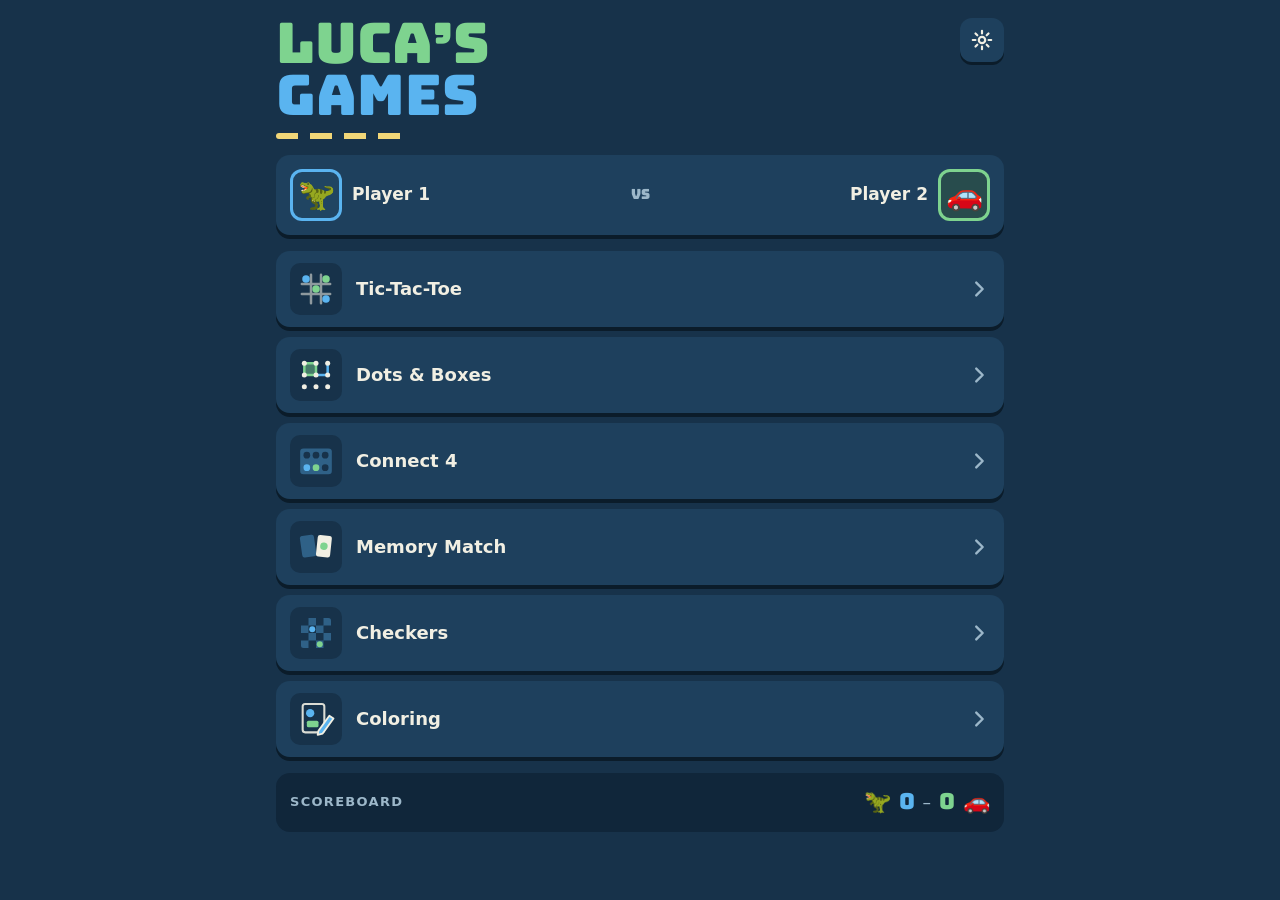
<file: index.html>
<!doctype html>
<html lang="en">
<head>
  <meta charset="utf-8">
  <meta name="viewport" content="width=device-width, initial-scale=1, maximum-scale=1, viewport-fit=cover">
  <title>Luca's Games</title>
  <meta name="theme-color" content="#17324a">
  <meta name="apple-mobile-web-app-capable" content="yes">
  <meta name="mobile-web-app-capable" content="yes">
  <meta name="apple-mobile-web-app-status-bar-style" content="black-translucent">
  <meta name="apple-mobile-web-app-title" content="Luca's Games">
  <link rel="apple-touch-icon" href="icons/apple-touch-icon.png">
  <link rel="icon" type="image/png" href="icons/favicon.png">
  <link rel="manifest" href="manifest.webmanifest">
  <link rel="stylesheet" href="css/style.css">
</head>
<body>
  <div id="app" class="app safe"></div>
  <script src="js/app.js"></script>
  <script src="js/games/tictactoe.js"></script>
  <script src="js/games/dots.js"></script>
  <script src="js/games/connect4.js"></script>
  <script src="js/games/memory.js"></script>
  <script src="js/games/checkers.js"></script>
  <script>Arcade.start();</script>
</body>
</html>
</file>
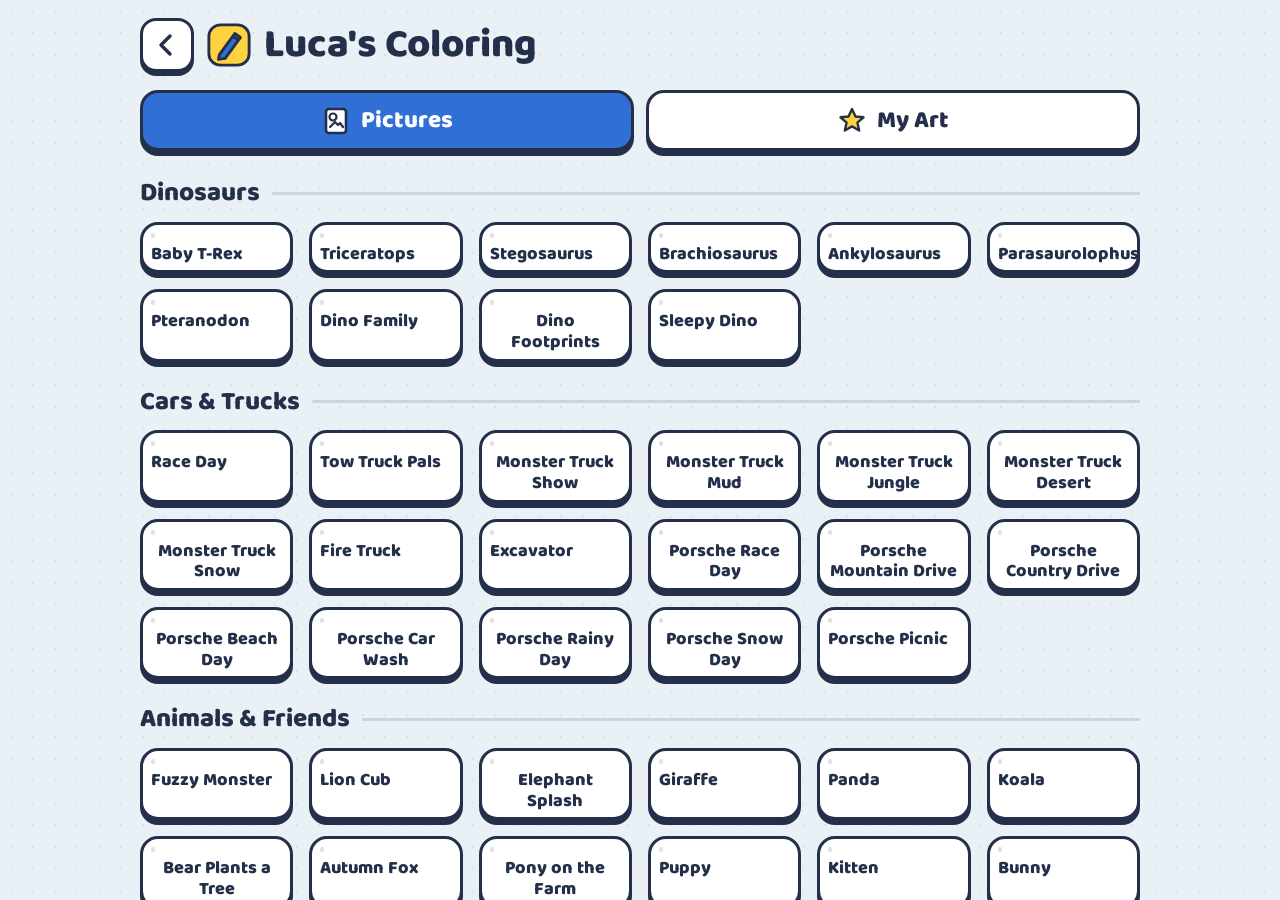
<file: coloring/index.html>
<!doctype html>
<html lang="en">
<head>
  <meta charset="utf-8">
  <meta name="viewport" content="width=device-width, initial-scale=1, maximum-scale=1, viewport-fit=cover">
  <title>Luca's Coloring</title>
  <meta name="theme-color" content="#E9F1F6">
  <meta name="apple-mobile-web-app-capable" content="yes">
  <meta name="mobile-web-app-capable" content="yes">
  <meta name="apple-mobile-web-app-title" content="Luca's Coloring">
  <link rel="apple-touch-icon" href="icons/apple-touch-icon.png">
  <link rel="icon" type="image/png" href="icons/favicon.png">
  <link rel="manifest" href="manifest.webmanifest">
  <style>
    *, *::before, *::after { box-sizing: border-box; }
    :root { padding-top: env(safe-area-inset-top, 0px); padding-bottom: env(safe-area-inset-bottom, 0px); }
    body { margin: 0; font-size: 14px; }
    img { max-width: 100%; }
    [hidden] { display: none !important; }
    a.chip { text-decoration: none; }
  </style>
<link rel="preconnect" href="https://fonts.googleapis.com">
<link rel="preconnect" href="https://fonts.gstatic.com" crossorigin>
<link rel="stylesheet" href="https://fonts.googleapis.com/css2?family=Baloo+2:wght@600;800&display=swap">
<style>
/* Layout: one-screen toy app — chunky ink-outlined "sticker" buttons, page centered, crayon tray below (portrait) or beside (landscape). Single light theme by choice. */
:root {
  --paper: #E9F1F6;
  --card: #FFFFFF;
  --ink: #24304A;
  --soft: #5D6B86;
  --blue: #2F6FD6;
  --sun: #FFD23F;
  --display: "Baloo 2", "Trebuchet MS", system-ui, sans-serif;
  color-scheme: light;
}
html, body { height: 100%; }
body {
  background: var(--paper);
  background-image: radial-gradient(rgba(36,48,74,.07) 1.2px, transparent 1.3px);
  background-size: 22px 22px;
  color: var(--ink); font-family: var(--display);
  touch-action: manipulation; overflow: hidden;
  -webkit-user-select: none; user-select: none; -webkit-tap-highlight-color: transparent;
}
button { font: inherit; color: inherit; cursor: pointer; }
button:focus-visible { outline: 3px solid var(--blue); outline-offset: 3px; }
#app { height: 100%; }

/* Home */
#home { height: 100%; overflow-y: auto; padding: 18px 16px 28px; box-sizing: border-box; }
.wrap { max-width: 1000px; margin: 0 auto; display: flex; flex-direction: column; gap: 18px; }
.brand { display: flex; align-items: center; gap: 12px; }
.brand svg { width: 46px; height: 46px; flex: none; }
.brand h1 { margin: 0; font-size: clamp(28px, 6vw, 40px); line-height: 1; font-weight: 800; }
.grid { display: grid; grid-template-columns: repeat(auto-fill, minmax(150px, 1fr)); gap: 16px; }
.card {
  position: relative; display: flex; flex-direction: column; gap: 6px; padding: 8px 8px 6px;
  border: 3px solid var(--ink); border-radius: 18px; background: var(--card);
  box-shadow: 0 5px 0 var(--ink); text-align: center; transition: transform .08s, box-shadow .08s;
}
.card:active, .chip:active { transform: translateY(3px); box-shadow: 0 2px 0 var(--ink); }
.thumb { position: relative; aspect-ratio: 4 / 5; max-width: 100%; border-radius: 10px; overflow: hidden; background: #fff; border: 2px solid rgba(36,48,74,.15); }
.thumb img { position: absolute; inset: 0; width: 100%; height: 100%; object-fit: contain; }
.thumb .big { position: absolute; inset: 0; display: grid; place-items: center; font-size: 54px; font-weight: 800; color: var(--soft); }
.sec { grid-column: 1 / -1; margin: 10px 0 -2px; font-size: 26px; font-weight: 800; line-height: 1.1; display: flex; align-items: center; gap: 12px; }
.sec::after { content: ""; flex: 1; height: 3px; border-radius: 2px; background: rgba(36,48,74,.15); }
.nm { font-size: 18px; font-weight: 800; line-height: 1.15; min-height: 1.15em; }
.card.add { background: var(--sun); }
.card.add .thumb { background: rgba(255,255,255,.6); border-style: dashed; border-color: var(--ink); }
.del {
  position: absolute; top: -10px; right: -10px; width: 34px; height: 34px; border-radius: 50%;
  border: 3px solid var(--ink); background: #fff; display: grid; place-items: center; padding: 0; z-index: 2;
}
.del svg { width: 14px; height: 14px; }
#file { display: none; }
.modes { display: grid; grid-template-columns: 1fr 1fr; gap: 12px; }
.mode {
  display: flex; align-items: center; justify-content: center; gap: 10px;
  padding: 8px 12px; border: 3px solid var(--ink); border-radius: 18px;
  background: var(--card); box-shadow: 0 5px 0 var(--ink);
  font-size: clamp(18px, 4.4vw, 24px); font-weight: 800; transition: transform .08s, box-shadow .08s;
}
.mode svg { width: 30px; height: 30px; flex: none; }
.mode.on { background: var(--blue); color: #fff; }
.mode:active { transform: translateY(3px); box-shadow: 0 2px 0 var(--ink); }
.count { min-width: 28px; padding: 0 7px; border-radius: 14px; background: var(--sun); color: var(--ink); font-size: 16px; line-height: 26px; border: 2px solid var(--ink); }
.sub { font-size: 14px; font-weight: 600; color: var(--soft); line-height: 1.2; }
.empty { grid-column: 1 / -1; text-align: center; padding: 36px 16px; font-size: 22px; font-weight: 800; color: var(--soft); display: flex; flex-direction: column; align-items: center; gap: 10px; }
.empty svg { width: 64px; height: 64px; }

/* Saved picture viewer */
.viewer { position: fixed; inset: 0; z-index: 9; background: var(--paper); display: grid; grid-template-rows: auto 1fr auto; padding: env(safe-area-inset-top, 0px) 0 env(safe-area-inset-bottom, 0px); }
.viewer .vimg { position: relative; min-height: 0; }
.viewer img { position: absolute; inset: 8px 16px; margin: auto; width: auto; height: auto; max-width: calc(100% - 32px); max-height: calc(100% - 16px); border: 3px solid var(--ink); border-radius: 14px; box-shadow: 0 6px 0 var(--ink); background: #fff; }
.vbtns { display: flex; flex-wrap: wrap; justify-content: center; gap: 12px; padding: 10px 16px 18px; }
.btn.go { background: var(--blue); color: #fff; }

/* Saved! toast */
.toast {
  position: fixed; left: 50%; top: calc(env(safe-area-inset-top, 0px) + 74px); z-index: 12;
  transform: translateX(-50%); display: flex; align-items: center; gap: 10px;
  background: var(--card); border: 3px solid var(--ink); border-radius: 18px; box-shadow: 0 5px 0 var(--ink);
  padding: 8px 18px 8px 10px; font-size: 24px; font-weight: 800; animation: pop .35s ease-out;
}
.toast svg { width: 40px; height: 40px; }
@keyframes pop { from { transform: translateX(-50%) scale(.6); opacity: 0; } to { transform: translateX(-50%) scale(1); opacity: 1; } }

/* Play */
#play { height: 100%; display: grid; grid-template-rows: auto 1fr auto; }
.bar { display: flex; align-items: center; gap: 12px; padding: 10px 16px 4px; }
.bar h2 { flex: 1; margin: 0; text-align: center; font-size: clamp(22px, 5vw, 30px); font-weight: 800; line-height: 1.1; }
.chip {
  width: 54px; height: 54px; flex: none; display: grid; place-items: center; padding: 0;
  border: 3px solid var(--ink); border-radius: 16px; background: var(--card);
  box-shadow: 0 4px 0 var(--ink); transition: transform .08s, box-shadow .08s;
}
.chip svg { width: 30px; height: 30px; }
#stage { min-height: 0; min-width: 0; display: grid; place-items: center; padding: 8px 16px; }
#pic { position: relative; background: #fff; border: 3px solid var(--ink); border-radius: 14px; overflow: hidden; box-shadow: 0 6px 0 var(--ink); max-width: 100%; }
#cv, #lines { position: absolute; inset: 0; width: 100%; height: 100%; display: block; }
#cv { touch-action: none; }
#lines { pointer-events: none; }

#tray { padding: 8px 16px 14px; display: flex; flex-direction: column; align-items: center; gap: 12px; }
.colors { display: grid; grid-template-columns: repeat(8, auto); gap: 9px; }
.tools { display: flex; flex-wrap: wrap; justify-content: center; gap: 9px; }
.sw {
  width: clamp(36px, 6.4vmin, 52px); height: clamp(36px, 6.4vmin, 52px); border-radius: 50%;
  border: 3px solid var(--ink); box-shadow: 0 3px 0 var(--ink); padding: 0; transition: transform .12s;
}
.sw.on { transform: translateY(-4px) scale(1.08); box-shadow: 0 0 0 3px #fff, 0 0 0 6px var(--ink); }
.tool {
  height: clamp(42px, 7.4vmin, 56px); min-width: clamp(42px, 7.4vmin, 56px); padding: 0 6px;
  border: 3px solid var(--ink); border-radius: 14px; background: var(--card); box-shadow: 0 4px 0 var(--ink);
  display: grid; place-items: center; transition: transform .12s;
}
.tool.on { background: var(--sun); transform: translateY(-4px); }
.tool svg { width: 30px; height: 30px; }
.dot { border-radius: 50%; display: block; box-shadow: inset 0 0 0 2px rgba(36,48,74,.35); }
.sep { width: 3px; align-self: stretch; background: rgba(36,48,74,.2); border-radius: 2px; }

@media (orientation: landscape) {
  #play { grid-template-columns: 1fr auto; grid-template-rows: auto 1fr; }
  .bar { grid-column: 1 / -1; padding-top: 6px; }
  #stage { grid-column: 1; grid-row: 2; }
  #tray { grid-column: 2; grid-row: 2; overflow-y: auto; justify-content: center; padding: 6px 16px 10px 4px; }
  .colors { grid-template-columns: repeat(4, auto); }
  .tools { max-width: calc(4 * clamp(36px, 6.4vmin, 52px) + 27px + 12px); }
}

/* Dialog */
.overlay { position: fixed; inset: 0; background: rgba(36,48,74,.45); display: grid; place-items: center; padding: 16px; z-index: 10; }
.dlg {
  background: var(--card); border: 3px solid var(--ink); border-radius: 22px; box-shadow: 0 6px 0 var(--ink);
  padding: 22px 20px; max-width: 360px; width: 100%; text-align: center; display: flex; flex-direction: column; gap: 12px;
}
.dlg p { margin: 0; font-size: 24px; font-weight: 800; line-height: 1.15; }
.btn { border: 3px solid var(--ink); border-radius: 16px; box-shadow: 0 4px 0 var(--ink); padding: 10px 14px; font-size: 20px; font-weight: 800; background: var(--card); }
.btn.warn { background: #FF8A3D; }
.busy { position: fixed; inset: 0; display: grid; place-items: center; background: rgba(233,241,246,.8); font-size: 26px; font-weight: 800; z-index: 11; }
@media (prefers-reduced-motion: reduce) { * { transition: none !important; } }
</style>

</head>
<body>
<div id="app">
  <section id="home">
    <div class="wrap">
      <div class="brand"><a class="chip" href="../" aria-label="Back to Luca's Games"><svg viewBox="0 0 30 30" aria-hidden="true"><path d="M18 6 L9 15 L18 24" fill="none" stroke="#24304A" stroke-width="3.4" stroke-linecap="round" stroke-linejoin="round"/></svg></a>
        <svg viewBox="0 0 48 48" aria-hidden="true">
          <rect x="3" y="3" width="42" height="42" rx="12" fill="#FFD23F" stroke="#24304A" stroke-width="3"/>
          <path d="M14 34 L30 12 L36 16 L20 38 L13 39 Z" fill="#2F6FD6" stroke="#24304A" stroke-width="3" stroke-linejoin="round"/>
          <path d="M28 15 L34 19" stroke="#24304A" stroke-width="3"/>
        </svg>
        <h1>Luca's Coloring</h1>
      </div>
      <div class="modes">
        <button id="v-pages" class="mode on" type="button" aria-pressed="true">
          <svg viewBox="0 0 30 30" aria-hidden="true"><rect x="5" y="3" width="20" height="24" rx="3" fill="#fff" stroke="#24304A" stroke-width="2.6"/><circle cx="12" cy="11" r="3.5" fill="none" stroke="#24304A" stroke-width="2.2"/><path d="M9 21 L14 16 L17 19 L19 17 L22 21" fill="none" stroke="#24304A" stroke-width="2.2" stroke-linejoin="round" stroke-linecap="round"/></svg>
          Pictures
        </button>
        <button id="v-saved" class="mode" type="button" aria-pressed="false">
          <svg viewBox="0 0 30 30" aria-hidden="true"><path d="M15 3 L18.5 10.5 L26.5 11.3 L20.4 16.6 L22.2 24.5 L15 20.4 L7.8 24.5 L9.6 16.6 L3.5 11.3 L11.5 10.5 Z" fill="#FFD23F" stroke="#24304A" stroke-width="2.4" stroke-linejoin="round"/></svg>
          My Art <span id="count" class="count" hidden>0</span>
        </button>
      </div>
      <div id="grid" class="grid"></div>
      <input id="file" type="file" accept="image/*">
    </div>
  </section>

  <section id="play" hidden>
    <header class="bar">
      <button id="home-btn" class="chip" type="button" aria-label="Back to pictures">
        <svg viewBox="0 0 30 30" aria-hidden="true"><path d="M4 15 L15 5 L26 15" fill="none" stroke="#24304A" stroke-width="3.2" stroke-linecap="round" stroke-linejoin="round"/><path d="M8 13 V25 H22 V13" fill="#FFD23F" stroke="#24304A" stroke-width="3.2" stroke-linejoin="round"/><rect x="13" y="18" width="5" height="7" fill="#24304A"/></svg>
      </button>
      <h2 id="pname">Picture</h2>
      <button id="save-btn" class="chip" type="button" aria-label="Save picture">
        <svg viewBox="0 0 30 30" aria-hidden="true"><path d="M15 2.5 L18.6 10.2 L26.8 11 L20.6 16.5 L22.4 24.6 L15 20.4 L7.6 24.6 L9.4 16.5 L3.2 11 L11.4 10.2 Z" fill="#FFD23F" stroke="#24304A" stroke-width="2.6" stroke-linejoin="round"/></svg>
      </button>
      <button id="reset-btn" class="chip" type="button" aria-label="Start over">
        <svg viewBox="0 0 30 30" aria-hidden="true"><path d="M24 15 A9 9 0 1 1 18.5 6.7" fill="none" stroke="#24304A" stroke-width="3.2" stroke-linecap="round"/><path d="M15 3 L20 7 L15.5 11" fill="none" stroke="#24304A" stroke-width="3.2" stroke-linecap="round" stroke-linejoin="round"/></svg>
      </button>
    </header>
    <div id="stage">
      <div id="pic">
        <canvas id="cv"></canvas>
        <img id="lines" alt="">
      </div>
    </div>
    <div id="tray"></div>
  </section>

  <div id="confirm" class="overlay" hidden>
    <div class="dlg" role="dialog" aria-modal="true" aria-labelledby="cq">
      <p id="cq">Start this picture over?</p>
      <button id="c-yes" class="btn warn" type="button">Yes</button>
      <button id="c-no" class="btn" type="button">No, keep it</button>
    </div>
  </div>
  <div id="busy" class="busy" hidden>Getting it ready…</div>

  <div id="viewer" class="viewer" hidden>
    <header class="bar">
      <button id="v-close" class="chip" type="button" aria-label="Back to my art">
        <svg viewBox="0 0 30 30" aria-hidden="true"><path d="M18 6 L9 15 L18 24" fill="none" stroke="#24304A" stroke-width="3.4" stroke-linecap="round" stroke-linejoin="round"/></svg>
      </button>
      <h2><span id="v-title"></span><br><span id="v-sub" class="sub"></span></h2>
      <button id="v-del" class="chip" type="button" aria-label="Delete this picture">
        <svg viewBox="0 0 30 30" aria-hidden="true"><path d="M6 9 H24 M12 9 V6 H18 V9 M8 9 L9.5 25 H20.5 L22 9" fill="none" stroke="#24304A" stroke-width="2.8" stroke-linecap="round" stroke-linejoin="round"/></svg>
      </button>
    </header>
    <div class="vimg"><img id="v-img" alt="Saved picture"></div>
    <div class="vbtns"><button id="v-more" class="btn go" type="button">Keep coloring</button></div>
  </div>

  <div id="toast" class="toast" hidden role="status">
    <svg viewBox="0 0 30 30" aria-hidden="true"><path d="M15 2.5 L18.6 10.2 L26.8 11 L20.6 16.5 L22.4 24.6 L15 20.4 L7.6 24.6 L9.4 16.5 L3.2 11 L11.4 10.2 Z" fill="#FFD23F" stroke="#24304A" stroke-width="2.6" stroke-linejoin="round"/></svg>
    Saved!
  </div>
</div>

<script src="pages.js"></script>
<script>
(function () {
  // Built-in pages: line art traced to vectors from ChatGPT-made coloring pages.
  // The page list lives in pages.js so the offline cache can read the same list.
  const BUILTIN = (window.COLORING_PAGES || []).map(p => Object.assign({}, p));
  const CATS = window.COLORING_CATEGORIES || [];
  const BLANK = { id: 'blank', name: 'Blank Page', w: 1100, h: 1400, src: null };

  const COLORS = ['#E63946', '#FF8A3D', '#FFD23F', '#8CCB5E', '#2E9E5A', '#2BB3A3', '#7CC8F2', '#2F6FD6',
                  '#22408F', '#8E5BD6', '#FF7EB6', '#9C6B3F', '#F6C9A8', '#D9A066', '#8A939E', '#2B2D33'];
  const SIZES = [0.006, 0.012, 0.022, 0.04];   // marker width as a share of page width
  const DOTS = [8, 13, 19, 27];
  const INK_RGB = [29, 36, 51];

  const $ = s => document.querySelector(s);
  const home = $('#home'), play = $('#play'), grid = $('#grid'), tray = $('#tray');
  const pic = $('#pic'), stage = $('#stage'), cv = $('#cv'), ctx = cv.getContext('2d', { willReadFrequently: true });
  const lines = $('#lines');

  /* ---------- Storage (IndexedDB, falls back to memory) ---------- */
  const mem = {};
  const DB = {
    db: null,
    open() {
      return new Promise(res => {
        try {
          const r = indexedDB.open('lucas-coloring', 1);
          r.onupgradeneeded = () => r.result.createObjectStore('kv');
          r.onsuccess = () => { DB.db = r.result; res(); };
          r.onerror = () => res();
        } catch (e) { res(); }
      });
    },
    get(k) {
      return new Promise(res => {
        if (!DB.db) return res(mem[k]);
        try {
          const q = DB.db.transaction('kv').objectStore('kv').get(k);
          q.onsuccess = () => res(q.result); q.onerror = () => res(mem[k]);
        } catch (e) { res(mem[k]); }
      });
    },
    set(k, v) { mem[k] = v; if (!DB.db) return; try { DB.db.transaction('kv', 'readwrite').objectStore('kv').put(v, k); } catch (e) {} },
    del(k) { delete mem[k]; if (!DB.db) return; try { DB.db.transaction('kv', 'readwrite').objectStore('kv').delete(k); } catch (e) {} }
  };

  let userPages = [];   // {id, name, w, h, blob}
  let urls = [];
  function blobURL(b) { const u = URL.createObjectURL(b); urls.push(u); return u; }
  function loadImg(src) {
    return new Promise((res, rej) => { const im = new Image(); im.onload = () => res(im); im.onerror = rej; im.src = src; });
  }

  /* ---------- Home ---------- */
  const X_ICON = '<svg viewBox="0 0 14 14" aria-hidden="true"><path d="M2 2 L12 12 M12 2 L2 12" stroke="#24304A" stroke-width="3" stroke-linecap="round"/></svg>';
  let view = 'pages', saved = [];   // saved: {id, ts, pageId, name, art (finished picture), color (paint layer)}
  const esc = t => String(t).replace(/[&<>"]/g, c => ({ '&': '&amp;', '<': '&lt;', '>': '&gt;', '"': '&quot;' }[c]));
  const dateTitle = ts => new Date(ts).toLocaleDateString(undefined, { month: 'short', day: 'numeric', year: 'numeric' });
  const timeText = ts => new Date(ts).toLocaleTimeString(undefined, { hour: 'numeric', minute: '2-digit' });
  const findPage = id => BUILTIN.concat(userPages, [BLANK]).find(p => p.id === id);
  const STAR_BIG = '<svg viewBox="0 0 30 30" aria-hidden="true"><path d="M15 2.5 L18.6 10.2 L26.8 11 L20.6 16.5 L22.4 24.6 L15 20.4 L7.6 24.6 L9.4 16.5 L3.2 11 L11.4 10.2 Z" fill="#FFD23F" stroke="#24304A" stroke-width="2" stroke-linejoin="round"/></svg>';

  async function renderHome() {
    urls.forEach(u => URL.revokeObjectURL(u)); urls = [];
    $('#v-pages').classList.toggle('on', view === 'pages'); $('#v-pages').setAttribute('aria-pressed', view === 'pages');
    $('#v-saved').classList.toggle('on', view === 'saved'); $('#v-saved').setAttribute('aria-pressed', view === 'saved');
    $('#count').hidden = !saved.length; $('#count').textContent = saved.length;
    if (view === 'saved') {
      grid.innerHTML = saved.length
        ? saved.slice().sort((a, b) => b.ts - a.ts).map(v =>
            '<button class="card" type="button" data-saved="' + v.id + '"><div class="thumb"><img alt="" src="' + blobURL(v.art) + '"></div>' +
            '<span class="nm">' + dateTitle(v.ts) + '<br><span class="sub">' + esc(v.name) + ' · ' + timeText(v.ts) + '</span></span></button>').join('')
        : '<div class="empty">' + STAR_BIG + 'Tap the star while coloring to save a picture here.</div>';
      return;
    }
    const card = async p => {
      const art = await DB.get('art:' + p.id);
      const src = p.user ? blobURL(p.blob) : (p.thumb || p.src);
      const thumb = (art ? '<img alt="" src="' + blobURL(art) + '">' : '') +
        (src ? '<img alt="" loading="lazy" src="' + src + '">' : (art ? '' : '<span class="big">+</span>'));
      const del = p.user ? '<span role="button" tabindex="0" class="del" data-del="' + p.id + '" aria-label="Remove picture">' + X_ICON + '</span>' : '';
      return '<button class="card" type="button" data-id="' + p.id + '">' + del + '<div class="thumb">' + thumb + '</div><span class="nm">' + esc(p.name) + '</span></button>';
    };
    const sections = CATS.map(c => ({ name: c.name, pages: BUILTIN.filter(p => p.cat === c.id) }))
      .concat([{ name: 'Draw Your Own', pages: userPages.map(u => Object.assign({ user: true }, u)).concat([BLANK]), add: true }]);
    const html = await Promise.all(sections.filter(sec => sec.pages.length).map(async sec =>
      '<h3 class="sec">' + sec.name + '</h3>' + (await Promise.all(sec.pages.map(card))).join('') +
      (sec.add ? '<button class="card add" type="button" data-add="1"><div class="thumb"><span class="big">+</span></div><span class="nm">Add a picture</span></button>' : '')));
    grid.innerHTML = html.join('');
  }
  $('#v-pages').onclick = () => { view = 'pages'; renderHome(); };
  $('#v-saved').onclick = () => { view = 'saved'; renderHome(); };
  grid.addEventListener('click', e => {
    const sv = e.target.closest('[data-saved]');
    if (sv) { openViewer(sv.dataset.saved); return; }
    const d = e.target.closest('[data-del]');
    if (d) { e.stopPropagation(); ask('Remove this picture?', () => removePage(d.dataset.del)); return; }
    const c = e.target.closest('.card');
    if (!c) return;
    if (c.dataset.add) { $('#file').click(); return; }
    const all = BUILTIN.concat(userPages, [BLANK]);
    const p = all.find(x => x.id === c.dataset.id);
    if (p) openPage(p);
  });

  /* Add your own picture: clean it into crisp line art */
  $('#file').addEventListener('change', async e => {
    const f = e.target.files && e.target.files[0];
    e.target.value = '';
    if (!f) return;
    $('#busy').hidden = false;
    try {
      const src = URL.createObjectURL(f);
      const im = await loadImg(src);
      URL.revokeObjectURL(src);
      const L = 1400, s = L / Math.max(im.naturalWidth, im.naturalHeight);
      const W = Math.round(im.naturalWidth * s), H = Math.round(im.naturalHeight * s);
      const c = document.createElement('canvas'); c.width = W; c.height = H;
      const x = c.getContext('2d');
      x.fillStyle = '#fff'; x.fillRect(0, 0, W, H);
      x.imageSmoothingQuality = 'high';
      x.drawImage(im, 0, 0, W, H);
      const d = x.getImageData(0, 0, W, H), a = d.data;
      for (let i = 0; i < a.length; i += 4) {
        const lum = 0.299 * a[i] + 0.587 * a[i + 1] + 0.114 * a[i + 2];
        const al = Math.max(0, Math.min(255, (205 - lum) * 255 / 75));
        a[i] = INK_RGB[0]; a[i + 1] = INK_RGB[1]; a[i + 2] = INK_RGB[2]; a[i + 3] = al;
      }
      x.putImageData(d, 0, 0);
      const blob = await new Promise(r => c.toBlob(r, 'image/png'));
      const page = { id: 'u' + Date.now(), name: 'My Picture', w: W, h: H, blob: blob };
      userPages.push(page);
      DB.set('pages', userPages);
      $('#busy').hidden = true;
      openPage(page);
    } catch (err) {
      $('#busy').hidden = true;
      ask('That picture would not open. Try a PNG or JPG.', null);
    }
  });
  function removePage(id) {
    userPages = userPages.filter(p => p.id !== id);
    DB.set('pages', userPages); DB.del('art:' + id);
    renderHome();
  }

  /* ---------- Confirm dialog ---------- */
  let onYes = null;
  function ask(q, fn) {
    $('#cq').textContent = q; onYes = fn;
    $('#c-yes').hidden = !fn; $('#c-no').textContent = fn ? 'No, keep it' : 'OK';
    $('#confirm').hidden = false; $('#c-no').focus();
  }
  $('#c-no').onclick = () => { $('#confirm').hidden = true; };
  $('#c-yes').onclick = () => { $('#confirm').hidden = true; if (onYes) onYes(); };

  /* ---------- Play ---------- */
  let lineImg = null;
  let cur = null, wall = null, color = COLORS[7], tool = 'fill', size = 1, undo = [], saveTimer = null;

  function fit() {
    if (play.hidden || !cur) return;
    const cs = getComputedStyle(stage);
    const W = stage.clientWidth - parseFloat(cs.paddingLeft) - parseFloat(cs.paddingRight);
    const H = stage.clientHeight - parseFloat(cs.paddingTop) - parseFloat(cs.paddingBottom) - 8;
    const r = cur.w / cur.h;
    const w = Math.max(120, Math.min(W, H * r));
    pic.style.width = w + 'px'; pic.style.height = (w / r) + 'px';
  }
  window.addEventListener('resize', fit);

  async function openPage(p) {
    cur = p; undo = [];
    $('#pname').textContent = p.name;
    cv.width = p.w; cv.height = p.h;
    ctx.fillStyle = '#fff'; ctx.fillRect(0, 0, p.w, p.h);
    home.hidden = true; play.hidden = false;
    renderTray(); fit();
    const src = p.src || (p.blob ? blobURL(p.blob) : null);
    lines.hidden = !src;
    wall = new Uint8Array(p.w * p.h);
    lineImg = null;
    if (src) {
      lines.src = src;
      try {
        const im = await loadImg(src);
        lineImg = im;
        const m = document.createElement('canvas'); m.width = p.w; m.height = p.h;
        const mx = m.getContext('2d');
        mx.drawImage(im, 0, 0, p.w, p.h);
        const a = mx.getImageData(0, 0, p.w, p.h).data;
        for (let i = 0, j = 3; i < wall.length; i++, j += 4) wall[i] = a[j] > 110 ? 1 : 0;
      } catch (e) { wall = null; }
    }
    const art = await DB.get('art:' + p.id);
    if (art && cur === p) {
      try { const im = await loadImg(blobURL(art)); ctx.drawImage(im, 0, 0, p.w, p.h); } catch (e) {}
    }
  }
  function goHome() { flushSave(); play.hidden = true; home.hidden = false; renderHome(); }
  $('#home-btn').onclick = goHome;
  $('#reset-btn').onclick = () => ask('Start this picture over?', () => {
    pushUndo(); ctx.fillStyle = '#fff'; ctx.fillRect(0, 0, cv.width, cv.height);
    clearTimeout(saveTimer); saveTimer = null; DB.del('art:' + cur.id);
  });

  /* Save a finished copy to My Art */
  let toastTimer = null;
  async function savePicture() {
    if (!cur) return;
    const c = document.createElement('canvas'); c.width = cv.width; c.height = cv.height;
    const x = c.getContext('2d');
    x.drawImage(cv, 0, 0);
    if (lineImg && !lines.hidden) x.drawImage(lineImg, 0, 0, c.width, c.height);
    const art = await new Promise(r => c.toBlob(r, 'image/jpeg', 0.9));
    const color = await new Promise(r => cv.toBlob(r, 'image/png'));
    if (!art || !color) { ask('That picture could not be saved. Try again.', null); return; }
    const now = Date.now();
    saved.push({ id: 's' + now, ts: now, pageId: cur.id, name: cur.name, art: art, color: color });
    DB.set('saved', saved);
    const t = $('#toast');
    t.hidden = true; void t.offsetWidth; t.hidden = false;
    clearTimeout(toastTimer); toastTimer = setTimeout(() => { t.hidden = true; }, 1500);
  }
  $('#save-btn').onclick = savePicture;

  let viewing = null;
  function openViewer(id) {
    const v = saved.find(x => x.id === id);
    if (!v) return;
    viewing = v;
    $('#v-title').textContent = dateTitle(v.ts);
    $('#v-sub').textContent = v.name + ' · ' + timeText(v.ts);
    $('#v-img').src = blobURL(v.art);
    $('#v-more').hidden = !findPage(v.pageId);
    $('#viewer').hidden = false;
  }
  $('#v-close').onclick = () => { $('#viewer').hidden = true; };
  $('#v-del').onclick = () => ask('Delete this picture?', () => {
    saved = saved.filter(x => x !== viewing); DB.set('saved', saved);
    $('#viewer').hidden = true; renderHome();
  });
  // Pick it back up: the saved coloring becomes the page's working copy (undo brings back what was there).
  $('#v-more').onclick = async () => {
    const v = viewing, p = findPage(v.pageId);
    if (!p) return;
    $('#viewer').hidden = true;
    await openPage(p);
    try {
      const im = await loadImg(blobURL(v.color));
      pushUndo(); ctx.drawImage(im, 0, 0, cv.width, cv.height); queueSave();
    } catch (e) {}
  };

  /* Tray */
  const ICON = {
    fill: '<svg viewBox="0 0 30 30" aria-hidden="true"><path d="M6 13 L14 5 L24 15 L16 23 Z" fill="#fff" stroke="#24304A" stroke-width="2.6" stroke-linejoin="round"/><path d="M6 13 L24 15 L16 23 Z" fill="COL" stroke="#24304A" stroke-width="2.6" stroke-linejoin="round"/><path d="M25 18 C27 21 28 23 26.5 24.5 C25 26 23 24.5 23.5 22.5 Z" fill="COL" stroke="#24304A" stroke-width="2"/></svg>',
    erase: '<svg viewBox="0 0 28 28" aria-hidden="true"><path d="M5 18 L15 6 L23 12 L13 24 L8 24 Z" fill="#FF7EB6" stroke="#24304A" stroke-width="2.6" stroke-linejoin="round"/><path d="M9 14 L17 20.5" stroke="#24304A" stroke-width="2.6"/></svg>',
    undo: '<svg viewBox="0 0 28 28" aria-hidden="true"><path d="M9 7 L4 12 L9 17" fill="none" stroke="#24304A" stroke-width="3" stroke-linecap="round" stroke-linejoin="round"/><path d="M5 12 H17 A6 6 0 0 1 17 24 H11" fill="none" stroke="#24304A" stroke-width="3" stroke-linecap="round"/></svg>'
  };
  function renderTray() {
    const cols = COLORS.map(c => '<button type="button" class="sw' + (c === color ? ' on' : '') + '" data-c="' + c + '" style="background:' + c + '" aria-label="Color"></button>').join('');
    const sizes = DOTS.map((d, k) => '<button type="button" class="tool' + (tool === 'marker' && k === size ? ' on' : '') + '" data-s="' + k + '" aria-label="Marker size ' + (k + 1) + '"><span class="dot" style="width:' + d + 'px;height:' + d + 'px;background:' + color + '"></span></button>').join('');
    tray.innerHTML = '<div class="colors">' + cols + '</div><div class="tools">' +
      '<button type="button" class="tool' + (tool === 'fill' ? ' on' : '') + '" data-t="fill" aria-label="Fill">' + ICON.fill.replace(/COL/g, color) + '</button>' +
      sizes +
      '<button type="button" class="tool' + (tool === 'erase' ? ' on' : '') + '" data-t="erase" aria-label="Eraser">' + ICON.erase + '</button>' +
      '<button type="button" class="tool" data-t="undo" aria-label="Undo">' + ICON.undo + '</button></div>';
  }
  tray.addEventListener('click', e => {
    const c = e.target.closest('[data-c]'), s = e.target.closest('[data-s]'), t = e.target.closest('[data-t]');
    if (c) { color = c.dataset.c; if (tool === 'erase') tool = 'fill'; }
    else if (s) { size = +s.dataset.s; tool = 'marker'; }
    else if (t && t.dataset.t === 'undo') {
      const snap = undo.pop();
      if (snap) { ctx.putImageData(snap, 0, 0); queueSave(); }
      return;
    } else if (t) { tool = t.dataset.t; }
    else return;
    renderTray();
  });

  function pushUndo() {
    try { undo.push(ctx.getImageData(0, 0, cv.width, cv.height)); if (undo.length > 5) undo.shift(); } catch (e) {}
  }

  /* Fill: everything inside the lines around the tapped spot */
  function hex2rgb(h) { const n = parseInt(h.slice(1), 16); return [n >> 16, n >> 8 & 255, n & 255]; }
  function fillAt(px, py) {
    const W = cv.width, H = cv.height;
    if (!wall) wall = new Uint8Array(W * H);
    let x = Math.round(px), y = Math.round(py);
    if (x < 0 || y < 0 || x >= W || y >= H) return;
    // Tapped on a line? Look for open space just next to it.
    if (wall[y * W + x]) {
      let found = false;
      for (let r = 1; r <= 8 && !found; r++) {
        for (let dy = -r; dy <= r && !found; dy++) for (let dx = -r; dx <= r && !found; dx++) {
          const nx = x + dx, ny = y + dy;
          if (nx >= 0 && ny >= 0 && nx < W && ny < H && !wall[ny * W + nx]) { x = nx; y = ny; found = true; }
        }
      }
      if (!found) return;
    }
    pushUndo();
    const reg = new Uint8Array(W * H);
    let minX = x, maxX = x, minY = y, maxY = y;
    const stack = [y * W + x];
    while (stack.length) {
      const p = stack.pop();
      if (reg[p]) continue;
      const row = (p / W) | 0, base = row * W;
      let l = p - base, r = l;
      while (l > 0 && !wall[base + l - 1] && !reg[base + l - 1]) l--;
      while (r < W - 1 && !wall[base + r + 1] && !reg[base + r + 1]) r++;
      for (let i = l; i <= r; i++) reg[base + i] = 1;
      if (l < minX) minX = l; if (r > maxX) maxX = r;
      if (row < minY) minY = row; if (row > maxY) maxY = row;
      for (const nr of [row - 1, row + 1]) {
        if (nr < 0 || nr >= H) continue;
        const nb = nr * W;
        let inRun = false;
        for (let i = l; i <= r; i++) {
          const q = nb + i, open = !wall[q] && !reg[q];
          if (open && !inRun) { stack.push(q); inRun = true; } else if (!open) inRun = false;
        }
      }
    }
    // Grow a few pixels under the line so no white gaps show at the edges.
    minX = Math.max(0, minX - 4); maxX = Math.min(W - 1, maxX + 4); minY = Math.max(0, minY - 4); maxY = Math.min(H - 1, maxY + 4);
    for (let pass = 2; pass <= 4; pass++) {
      for (let yy = minY; yy <= maxY; yy++) for (let xx = minX; xx <= maxX; xx++) {
        const q = yy * W + xx;
        if (reg[q] || !wall[q]) continue;
        if ((xx > 0 && reg[q - 1] && reg[q - 1] < pass) || (xx < W - 1 && reg[q + 1] && reg[q + 1] < pass) ||
            (yy > 0 && reg[q - W] && reg[q - W] < pass) || (yy < H - 1 && reg[q + W] && reg[q + W] < pass)) reg[q] = pass;
      }
    }
    const bw = maxX - minX + 1, bh = maxY - minY + 1;
    const img = ctx.getImageData(minX, minY, bw, bh), d = img.data;
    const [cr, cg, cb] = hex2rgb(color);
    for (let yy = 0; yy < bh; yy++) for (let xx = 0; xx < bw; xx++) {
      if (!reg[(yy + minY) * W + xx + minX]) continue;
      const k = (yy * bw + xx) * 4;
      d[k] = cr; d[k + 1] = cg; d[k + 2] = cb; d[k + 3] = 255;
    }
    ctx.putImageData(img, minX, minY);
    queueSave();
  }

  /* Marker and eraser */
  const pts = new Map();
  function pos(e) {
    const b = cv.getBoundingClientRect();
    return { x: (e.clientX - b.left) / b.width * cv.width, y: (e.clientY - b.top) / b.height * cv.height };
  }
  function lineW() { return SIZES[size] * cv.width * (tool === 'erase' ? 1.6 : 1); }
  cv.addEventListener('pointerdown', e => {
    e.preventDefault();
    const p = pos(e);
    if (tool === 'fill') { if (pts.size === 0) fillAt(p.x, p.y); return; }
    try { cv.setPointerCapture(e.pointerId); } catch (err) {}
    if (pts.size === 0) pushUndo();
    pts.set(e.pointerId, p);
    ctx.fillStyle = tool === 'erase' ? '#fff' : color;
    ctx.beginPath(); ctx.arc(p.x, p.y, lineW() / 2, 0, Math.PI * 2); ctx.fill();
  });
  cv.addEventListener('pointermove', e => {
    if (!pts.has(e.pointerId)) return;
    let last = pts.get(e.pointerId);
    const list = e.getCoalescedEvents ? e.getCoalescedEvents() : [];
    ctx.strokeStyle = tool === 'erase' ? '#fff' : color;
    ctx.lineWidth = lineW(); ctx.lineCap = 'round'; ctx.lineJoin = 'round';
    (list.length ? list : [e]).forEach(ev => {
      const p = pos(ev);
      ctx.beginPath(); ctx.moveTo(last.x, last.y); ctx.lineTo(p.x, p.y); ctx.stroke();
      last = p;
    });
    pts.set(e.pointerId, last);
  });
  function endStroke(e) { if (pts.delete(e.pointerId)) queueSave(); }
  cv.addEventListener('pointerup', endStroke);
  cv.addEventListener('pointercancel', endStroke);

  function queueSave() { clearTimeout(saveTimer); saveTimer = setTimeout(flushSave, 600); }
  function flushSave() {
    if (!saveTimer || !cur) return;
    clearTimeout(saveTimer); saveTimer = null;
    const id = cur.id;
    try { cv.toBlob(b => { if (b) DB.set('art:' + id, b); }, 'image/png'); } catch (e) {}
  }
  document.addEventListener('visibilitychange', () => { if (document.hidden) flushSave(); });

  if ('serviceWorker' in navigator && (location.protocol === 'https:' || location.hostname === 'localhost')) {
    navigator.serviceWorker.register('../sw.js').catch(() => {});
  }
  DB.open().then(async () => {
    const up = await DB.get('pages');
    if (Array.isArray(up)) userPages = up;
    const sv = await DB.get('saved');
    if (Array.isArray(sv)) saved = sv;
    renderHome();
  });
})();
</script>

</body>
</html>
</file>
<file: css/style.css>
/* Luca's Games
   Layout: a quiet night garage. One column; each player owns a "bay" at their end of the
   phone, the board sits between them. Chunky retro edges, calm colors, nothing flashing. */

@font-face {
  font-family: "Bungee";
  src: url("../fonts/bungee.woff2") format("woff2");
  font-display: swap;
}

:root {
  color-scheme: dark;
  --bg: #17324a;        /* deep road blue */
  --bg-deep: #10263a;
  --panel: #1e405d;
  --cell: #24506f;
  --line: #2f6187;
  --ink: #f1efe3;       /* chalk */
  --muted: #9cb7c9;
  --p1: #5ab4f0;        /* player 1: sky blue */
  --p2: #7ed38f;        /* player 2: dino green */
  --gold: #f1d678;      /* winner / road paint */
  --on-gold: #1a2a1f;
  --edge: #0b1c2a;      /* hard retro shadow */
  --danger: #e88b7a;

  --font-display: "Bungee", "Arial Black", Impact, system-ui, sans-serif;
  --font-body: ui-rounded, "SF Pro Rounded", system-ui, -apple-system, "Segoe UI", Roboto, sans-serif;
  --r: 14px;
  --gutter: 16px;
  --board-max: 480px;
}

* { box-sizing: border-box; }
[hidden] { display: none !important; }

html, body {
  height: 100%;
  margin: 0;
  background: var(--bg);
  color: var(--ink);
  overscroll-behavior: none;
}

body {
  font-family: var(--font-body);
  font-size: 17px;
  line-height: 1.4;
  overflow: hidden;
  -webkit-text-size-adjust: 100%;
  -webkit-tap-highlight-color: transparent;
  -webkit-user-select: none;
  user-select: none;
  -webkit-touch-callout: none;
  touch-action: manipulation;
}

button {
  font: inherit;
  color: inherit;
  border: 0;
  background: none;
  padding: 0;
  cursor: pointer;
  touch-action: manipulation;
}

button:focus-visible, input:focus-visible {
  outline: 3px solid var(--gold);
  outline-offset: 2px;
}

svg { display: block; }

.app {
  height: 100%;
  overflow-y: auto;
  -webkit-overflow-scrolling: touch;
}
.app.safe {
  padding: env(safe-area-inset-top, 0px) env(safe-area-inset-right, 0px)
           env(safe-area-inset-bottom, 0px) env(safe-area-inset-left, 0px);
}
.app.no-scroll { overflow: hidden; }

.screen {
  max-width: 560px;
  margin-inline: auto;
  padding-inline: var(--gutter);
}

/* Shared bits ------------------------------------------------------------ */

.p1 { --pc: var(--p1); }
.p2 { --pc: var(--p2); }
.p1c { color: var(--p1); }
.p2c { color: var(--p2); }
.av { font-family: "Apple Color Emoji", "Segoe UI Emoji", "Noto Color Emoji", sans-serif; line-height: 1; }

.icon-btn {
  width: 44px; height: 44px;
  display: grid; place-items: center;
  border-radius: 12px;
  background: var(--panel);
  color: var(--ink);
  box-shadow: 0 3px 0 var(--edge);
  flex: none;
}
.icon-btn svg { width: 24px; height: 24px; }
.icon-btn:active { transform: translateY(2px); box-shadow: 0 1px 0 var(--edge); }

.bar {
  display: grid;
  grid-template-columns: 44px minmax(0, 1fr) auto;
  align-items: center;
  gap: 12px;
  padding-block: 12px 4px;
}
.bar-title {
  margin: 0;
  font-family: var(--font-display);
  font-weight: 400;
  font-size: 20px;
  letter-spacing: .02em;
  text-align: center;
  white-space: nowrap;
  overflow: hidden;
  text-overflow: ellipsis;
}
.bar-spacer { width: 44px; }

.primary, .danger {
  display: block;
  width: 100%;
  padding: 16px;
  border-radius: var(--r);
  font-weight: 800;
  font-size: 18px;
}
.primary { background: var(--gold); color: var(--on-gold); box-shadow: 0 4px 0 var(--edge); }
.primary:active { transform: translateY(3px); box-shadow: 0 1px 0 var(--edge); }
.danger { background: transparent; color: var(--danger); border: 2px solid currentColor; }

.chip {
  font-size: 12px;
  font-weight: 800;
  letter-spacing: .08em;
  text-transform: uppercase;
  color: var(--muted);
  border: 2px solid var(--line);
  border-radius: 999px;
  padding: 3px 9px;
}

/* Home ------------------------------------------------------------------- */

.home {
  display: flex;
  flex-direction: column;
  gap: 16px;
  padding-block: 18px 24px;
}

.home-head {
  display: flex;
  align-items: flex-start;
  justify-content: space-between;
  gap: 12px;
}

.logo {
  margin: 0;
  font-family: var(--font-display);
  font-weight: 400;
  font-size: clamp(38px, 12vw, 56px);
  line-height: .92;
  display: flex;
  flex-direction: column;
}
.logo .l1 { color: var(--p2); }
.logo .l2 { color: var(--p1); }
.logo::after {
  content: "";
  display: block;
  margin-top: 12px;
  width: 132px;
  height: 6px;
  background: repeating-linear-gradient(90deg, var(--gold) 0 22px, transparent 22px 34px);
  border-radius: 3px;
}

.matchup {
  display: grid;
  grid-template-columns: minmax(0, 1fr) auto minmax(0, 1fr);
  align-items: center;
  gap: 10px;
  padding: 14px;
  border-radius: var(--r);
  background: var(--panel);
  box-shadow: 0 4px 0 var(--edge);
  text-align: left;
}
.matchup:active { transform: translateY(3px); box-shadow: 0 1px 0 var(--edge); }
.matchup .vs { font-family: var(--font-display); color: var(--muted); font-size: 14px; }
.who { display: flex; align-items: center; gap: 10px; min-width: 0; }
.who.p2 { flex-direction: row-reverse; text-align: right; }
.who .av {
  font-size: 30px;
  width: 52px; height: 52px;
  display: grid; place-items: center;
  border-radius: 12px;
  background: color-mix(in srgb, var(--pc) 22%, var(--bg-deep));
  box-shadow: inset 0 0 0 3px var(--pc);
  flex: none;
}
.who .nm { font-weight: 800; overflow: hidden; text-overflow: ellipsis; white-space: nowrap; }

.game-list { list-style: none; margin: 0; padding: 0; display: grid; gap: 10px; }

.game-row {
  width: 100%;
  display: grid;
  grid-template-columns: 52px minmax(0, 1fr) auto;
  align-items: center;
  gap: 14px;
  padding: 12px 14px;
  border-radius: var(--r);
  background: var(--panel);
  box-shadow: 0 4px 0 var(--edge);
  text-align: left;
}
button.game-row:active, a.game-row:active { transform: translateY(3px); box-shadow: 0 1px 0 var(--edge); }
a.game-row { color: inherit; text-decoration: none; }
.game-row.soon { background: transparent; box-shadow: inset 0 0 0 2px var(--panel); }
.game-row.soon .gicon, .game-row.soon .gname { opacity: .55; }
.gicon { width: 52px; height: 52px; display: grid; place-items: center; border-radius: 10px; background: var(--bg); }
.gicon svg { width: 40px; height: 40px; }
.gicon.sm { width: 32px; height: 32px; border-radius: 8px; }
.gicon.sm svg { width: 24px; height: 24px; }
.gname { font-weight: 800; font-size: 18px; }
.grec { display: flex; align-items: center; gap: 4px; font-variant-numeric: tabular-nums; font-size: 18px; color: var(--muted); }
.grec b { font-weight: 900; }
.grec.go svg { width: 22px; height: 22px; color: var(--muted); }

.score-strip {
  display: flex;
  align-items: center;
  justify-content: space-between;
  gap: 12px;
  padding: 14px;
  border-radius: var(--r);
  background: var(--bg-deep);
}
.score-strip .label { font-size: 13px; font-weight: 800; letter-spacing: .1em; text-transform: uppercase; color: var(--muted); }
.tally { display: flex; align-items: center; gap: 8px; font-variant-numeric: tabular-nums; }
.tally b { font-family: var(--font-display); font-weight: 400; font-size: 22px; }
.tally .av { font-size: 22px; }
.dash { color: var(--muted); }

/* Players / settings / scores -------------------------------------------- */

.sub { display: flex; flex-direction: column; gap: 16px; padding-block: 6px 28px; }
.hint, .fineprint { margin: 0; color: var(--muted); font-size: 15px; }
.fineprint { font-size: 13px; text-align: center; }

.pcard {
  display: grid;
  gap: 12px;
  padding: 14px;
  border-radius: var(--r);
  background: var(--panel);
  box-shadow: inset 0 0 0 3px color-mix(in srgb, var(--pc) 60%, transparent), 0 4px 0 var(--edge);
}
.pcard-head { display: flex; align-items: center; gap: 12px; }
.pcard-head .av.big { font-size: 34px; }
.pcard label { font-family: var(--font-display); font-size: 18px; color: var(--pc); }
.name-input {
  width: 100%;
  font: inherit;
  font-size: 18px;
  font-weight: 700;
  color: var(--ink);
  background: var(--bg-deep);
  border: 2px solid var(--line);
  border-radius: 10px;
  padding: 12px;
  -webkit-user-select: text;
  user-select: text;
}
.name-input::placeholder { color: var(--muted); opacity: .7; }
.av-grid { display: grid; grid-template-columns: repeat(4, minmax(0, 1fr)); gap: 8px; }
.av-opt {
  aspect-ratio: 1;
  max-width: 100%;
  display: grid;
  place-items: center;
  font-size: clamp(26px, 8vw, 36px);
  border-radius: 12px;
  background: var(--bg-deep);
  font-family: "Apple Color Emoji", "Segoe UI Emoji", "Noto Color Emoji", sans-serif;
}
.av-opt.on { background: color-mix(in srgb, var(--pc) 28%, var(--bg-deep)); box-shadow: inset 0 0 0 3px var(--pc); }
.av-opt:disabled { opacity: .22; cursor: default; }

.setting {
  display: flex;
  align-items: center;
  justify-content: space-between;
  gap: 16px;
  padding: 14px;
  border-radius: var(--r);
  background: var(--panel);
  text-align: left;
}
.setting-text { display: grid; gap: 2px; min-width: 0; }
.setting-label { font-weight: 800; font-size: 18px; }
.setting-note { color: var(--muted); font-size: 14px; }
.switch {
  flex: none;
  width: 56px; height: 32px;
  border-radius: 999px;
  background: var(--bg-deep);
  box-shadow: inset 0 0 0 2px var(--line);
  position: relative;
  transition: background .15s;
}
.switch span {
  position: absolute; top: 4px; left: 4px;
  width: 24px; height: 24px; border-radius: 50%;
  background: var(--muted);
  transition: transform .15s, background .15s;
}
.setting[aria-checked="true"] .switch { background: color-mix(in srgb, var(--p2) 35%, var(--bg-deep)); box-shadow: inset 0 0 0 2px var(--p2); }
.setting[aria-checked="true"] .switch span { transform: translateX(24px); background: var(--p2); }

.panel { padding: 14px; border-radius: var(--r); background: var(--bg-deep); }
.panel h3 { margin: 0 0 6px; font-size: 16px; }
.panel p { margin: 0; color: var(--muted); font-size: 15px; }

.table-wrap { overflow-x: auto; border-radius: var(--r); background: var(--panel); }
.scores { width: 100%; border-collapse: collapse; font-variant-numeric: tabular-nums; }
.scores th, .scores td { padding: 12px 10px; text-align: center; }
.scores thead th { font-size: 13px; font-weight: 800; vertical-align: bottom; }
.scores thead .av { display: block; font-size: 26px; margin-bottom: 4px; }
.scores .col-name { display: block; max-width: 7em; margin-inline: auto; overflow: hidden; text-overflow: ellipsis; white-space: nowrap; }
.scores tbody th, .scores tfoot th { text-align: left; font-weight: 700; display: flex; align-items: center; gap: 10px; }
.scores td { font-family: var(--font-display); font-size: 20px; }
.scores td.tie, .scores th.tie { color: var(--muted); }
.scores tbody tr { border-top: 2px solid var(--bg); }
.scores tfoot tr { border-top: 3px solid var(--bg-deep); background: var(--bg-deep); }
.sr { position: absolute; width: 1px; height: 1px; overflow: hidden; clip: rect(0 0 0 0); }

/* Game screen ------------------------------------------------------------ */

.game {
  height: 100%;
  display: grid;
  grid-template-rows: auto auto minmax(0, 1fr) auto auto;
  gap: 12px;
  padding-block: 0 8px;
}
.game .bar { padding-block: 10px 0; grid-template-columns: 44px minmax(0, 1fr) 44px; }

.seat {
  display: grid;
  grid-template-columns: auto minmax(0, 1fr) auto auto;
  align-items: center;
  gap: 12px;
  padding: 10px 14px;
  border-radius: var(--r);
  background: var(--bg-deep);
  opacity: .6;
  transition: opacity .2s, background .2s, box-shadow .2s;
}
.seat .av {
  font-size: 30px;
  width: 50px; height: 50px;
  display: grid; place-items: center;
  border-radius: 12px;
  background: color-mix(in srgb, var(--pc) 22%, var(--bg));
}
.seat .piece-badge svg { width: 70%; height: 70%; }
.seat-text { display: grid; min-width: 0; }
.seat .nm { font-weight: 800; font-size: 18px; overflow: hidden; text-overflow: ellipsis; white-space: nowrap; }
.seat .status { font-family: var(--font-display); font-size: 14px; color: var(--pc); white-space: nowrap; min-height: 1.2em; }
.seat-tally {
  min-width: 44px;
  height: 44px;
  padding: 0 10px;
  display: grid;
  place-items: center;
  border-radius: 12px;
  background: color-mix(in srgb, var(--pc) 22%, var(--bg));
  color: var(--pc);
  font-weight: 900;
  font-size: 26px;
  font-variant-numeric: tabular-nums;
}
.seat-score {
  display: flex;
  align-items: center;
  gap: 4px;
  font-weight: 900;
  font-size: 24px;
  line-height: 1;
  color: var(--ink);
  font-variant-numeric: tabular-nums;
}
.seat-score .trophy { font-size: 20px; font-family: "Apple Color Emoji", "Segoe UI Emoji", "Noto Color Emoji", sans-serif; }
.seat.active, .seat.won, .seat.tied { opacity: 1; }
.seat.active {
  background: color-mix(in srgb, var(--pc) 16%, var(--bg-deep));
  box-shadow: inset 0 0 0 3px var(--pc);
}
.seat.active .av { animation: nudge 1.6s ease-in-out infinite; }
.seat.won { background: color-mix(in srgb, var(--gold) 18%, var(--bg-deep)); box-shadow: inset 0 0 0 3px var(--gold); }
.seat.won .status { color: var(--gold); }
.seat.lost { opacity: .45; }
.seat.tied .status { color: var(--muted); }

/* Across-the-table: Player 2 reads their bay upside down from the far side. */
.game.f2f .seat-top { transform: rotate(180deg); }

.stage {
  min-height: 0;
  container-type: size;
  display: flex;
  flex-direction: column;
  align-items: center;
  justify-content: center;
  gap: 12px;
}
/* The board keeps its shape (--ar = width / height) and leaves room underneath for Again. */
.board-slot {
  --ar: 1;
  width: min(100cqw, calc((100cqh - 68px) * var(--ar)), calc(var(--board-max) * var(--ar)));
  aspect-ratio: var(--ar);
  max-width: 100%;
}

.action-row {
  height: 56px;
  flex: none;
  display: grid;
  place-items: center;
}
.again-btn {
  height: 56px;
  padding: 0 28px;
  border-radius: 999px;
  display: flex;
  align-items: center;
  gap: 10px;
  background: var(--gold);
  color: var(--on-gold);
  box-shadow: 0 4px 0 var(--edge);
  font-family: var(--font-display);
  font-size: 20px;
  animation: fade-in .25s ease-out;
}
.again-btn svg { width: 28px; height: 28px; }
.again-btn:active { transform: translateY(3px); box-shadow: 0 1px 0 var(--edge); }
.game-foot {
  height: 36px;
  display: grid;
  place-items: center;
  margin-top: -4px;
}
.reset-score {
  padding: 6px 16px;
  border-radius: 999px;
  font-size: 15px;
  font-weight: 700;
  color: var(--muted);
  border: 2px solid var(--panel);
}
.reset-score.armed { color: var(--danger); border-color: currentColor; }

/* Discs (Connect 4, Checkers) ------------------------------------------- */

.disc {
  display: block;
  width: 100%;
  height: 100%;
  border-radius: 50%;
  background: var(--pc);
  box-shadow:
    inset 0 0 0 var(--disc-ring, 4px) color-mix(in srgb, var(--pc) 72%, var(--edge)),
    inset 0 -5px 0 var(--disc-ring, 4px) color-mix(in srgb, var(--pc) 55%, var(--edge));
}
.piece-badge .disc { width: 62%; height: 62%; --disc-ring: 3px; }

/* Tic-Tac-Toe ------------------------------------------------------------ */

.ttt {
  width: 100%;
  height: 100%;
  display: grid;
  grid-template: repeat(3, minmax(0, 1fr)) / repeat(3, minmax(0, 1fr));
  gap: 3.5%;
  container-type: inline-size;
}
.ttt-cell {
  border-radius: 16px;
  background: var(--cell);
  box-shadow: 0 4px 0 var(--edge);
  display: grid;
  place-items: center;
  transition: opacity .25s, background .2s;
}
.ttt-cell:not(.taken):active { transform: translateY(3px); box-shadow: 0 1px 0 var(--edge); }
.ttt-cell.taken {
  cursor: default;
  background: color-mix(in srgb, var(--pc) 24%, var(--cell));
  box-shadow: inset 0 0 0 4px var(--pc), 0 4px 0 var(--edge);
}
.ttt-cell .piece {
  width: 72%;
  height: 72%;
  display: grid;
  place-items: center;
  animation: drop-in .22s ease-out;
}
.ttt-cell .piece svg { width: 100%; height: 100%; }
.ttt.done .ttt-cell:not(.win) { opacity: .35; }
.ttt.draw .ttt-cell { opacity: .55; }
.ttt { position: relative; }
.win-line {
  position: absolute;
  inset: 0;
  width: 100%;
  height: 100%;
  pointer-events: none;
  overflow: visible;
}
.win-line path {
  fill: none;
  stroke-linecap: round;
  stroke-dasharray: 1;
  stroke-dashoffset: 0;
  animation: draw-line .45s ease-out;
}
.win-line .edge { stroke: var(--edge); stroke-width: 5.6; }
.win-line .chalk { stroke: var(--ink); stroke-width: 3.4; }
.ttt-cell.win {
  background: color-mix(in srgb, var(--gold) 30%, var(--cell));
  box-shadow: inset 0 0 0 5px var(--gold), 0 4px 0 var(--edge);
  animation: glow 1.4s ease-in-out infinite;
}

/* Motion ----------------------------------------------------------------- */

@keyframes drop-in { from { transform: scale(.4); opacity: 0; } to { transform: scale(1); opacity: 1; } }
@keyframes nudge { 0%, 100% { transform: translateY(0); } 50% { transform: translateY(-3px); } }
@keyframes glow { 0%, 100% { filter: brightness(1); } 50% { filter: brightness(1.15); } }
@keyframes fade-in { from { opacity: 0; } to { opacity: 1; } }
@keyframes draw-line { from { stroke-dashoffset: 1; } to { stroke-dashoffset: 0; } }

@media (prefers-reduced-motion: reduce) {
  *, *::before, *::after { animation: none !important; transition: none !important; }
}

/* Bigger screens (iPad) -------------------------------------------------- */

@media (min-width: 700px) {
  :root { --board-max: 640px; }
  .screen { max-width: 760px; }
  .seat .av { width: 60px; height: 60px; font-size: 36px; }
  .seat .nm { font-size: 22px; }
  .seat .status { font-size: 17px; }
  .seat-score { font-size: 30px; }
}

/* Dots & Boxes ----------------------------------------------------------- */

.dots { display: block; width: 100%; height: 100%; touch-action: manipulation; cursor: pointer; }
.dots .ln {
  fill: none;
  stroke: var(--line);
  stroke-width: 1.1;
  stroke-linecap: round;
  stroke-dasharray: .045 .07;
}
.dots .ln.drawn {
  stroke: var(--pc);
  stroke-width: 3.2;
  stroke-dasharray: 1;
  stroke-dashoffset: 0;
  animation: draw-line .25s ease-out;
}
.dots .ln.last { stroke-width: 3.8; }
.dots .box.owned rect { fill: color-mix(in srgb, var(--pc) 26%, transparent); }
.dots .box.owned svg { animation: drop-in .25s ease-out; transform-origin: center; transform-box: fill-box; }
.dots .dot-points circle { fill: var(--ink); }

/* Connect 4 -------------------------------------------------------------- */

.c4 {
  position: relative;
  width: 100%;
  height: 100%;
  display: grid;
  grid-template-columns: repeat(7, minmax(0, 1fr));
  grid-template-rows: repeat(6, minmax(0, 1fr));
  padding: 2%;
  border-radius: 16px;
  background: var(--line);
  box-shadow: 0 5px 0 var(--edge);
}
.c4-cell { display: grid; place-items: center; cursor: pointer; }
.c4-hole {
  display: block;
  width: 84%;
  height: 84%;
  border-radius: 50%;
  background: var(--bg-deep);
  box-shadow: inset 0 3px 0 var(--edge);
}
.c4-hole .disc { --disc-ring: 3px; }
.c4.done .c4-cell:not(.win) .disc { opacity: .4; }
.c4-cell.win .c4-hole { box-shadow: 0 0 0 3px var(--gold); }

/* Memory Match ----------------------------------------------------------- */

.mem {
  width: 100%;
  height: 100%;
  display: grid;
  grid-template: repeat(4, minmax(0, 1fr)) / repeat(4, minmax(0, 1fr));
  gap: 3%;
  container-type: inline-size;
}
.mem-card { position: relative; perspective: 700px; border-radius: 12px; }
.mem-inner {
  position: absolute;
  inset: 0;
  transition: transform .32s ease;
  transform-style: preserve-3d;
  -webkit-transform-style: preserve-3d;
}
.mem-card.up .mem-inner, .mem-card.found .mem-inner { transform: rotateY(180deg); }
.mem-face {
  position: absolute;
  inset: 0;
  display: grid;
  place-items: center;
  border-radius: 12px;
  backface-visibility: hidden;
  -webkit-backface-visibility: hidden;
}
.mem-back {
  background:
    repeating-linear-gradient(45deg, transparent 0 7px, color-mix(in srgb, var(--line) 70%, transparent) 7px 10px),
    var(--cell);
  box-shadow: inset 0 0 0 3px var(--line), 0 4px 0 var(--edge);
}
.mem-card:active .mem-back { transform: translateY(2px); }
.mem-front {
  transform: rotateY(180deg);
  background: var(--ink);
  box-shadow: 0 4px 0 var(--edge);
  font-size: 13cqw;
  line-height: 1;
  font-family: "Apple Color Emoji", "Segoe UI Emoji", "Noto Color Emoji", sans-serif;
}
.mem-card.found .mem-front {
  background: color-mix(in srgb, var(--pc) 30%, var(--ink));
  box-shadow: inset 0 0 0 4px var(--pc), 0 4px 0 var(--edge);
}
.mem-card.found { cursor: default; }

/* Checkers --------------------------------------------------------------- */

.ck {
  width: 100%;
  height: 100%;
  display: grid;
  grid-template: repeat(8, minmax(0, 1fr)) / repeat(8, minmax(0, 1fr));
  border-radius: 10px;
  overflow: hidden;
  box-shadow: 0 0 0 4px var(--line), 0 6px 0 4px var(--edge);
}
.ck-sq { position: relative; display: grid; place-items: center; }
.ck-sq.light { background: var(--cell); }
.ck-sq.dark { background: var(--bg-deep); cursor: pointer; }
.ck-sq.moved { background: color-mix(in srgb, var(--gold) 16%, var(--bg-deep)); }
.ck-sq.target::after {
  content: "";
  position: absolute;
  width: 34%;
  height: 34%;
  border-radius: 50%;
  background: var(--gold);
  animation: glow 1.2s ease-in-out infinite;
}
.ck-piece { position: relative; display: block; width: 78%; height: 78%; }
.ck-piece .disc { --disc-ring: 3px; }
.ck-piece.selected::before, .ck-piece.must::before {
  content: "";
  position: absolute;
  inset: -9%;
  border-radius: 50%;
  border: 3px solid var(--gold);
}
.ck-piece.selected { transform: translateY(-2px); }
.ck-piece.must::before { animation: blink .7s ease-in-out 2; }
.ck-piece.nope { animation: shake .3s ease-in-out; }
.ck-piece .crown { position: absolute; left: 20%; top: 18%; width: 60%; height: 60%; }
.ck.done .ck-sq.target::after { display: none; }

@keyframes blink { 0%, 100% { opacity: 1; } 50% { opacity: .2; } }
@keyframes shake { 0%, 100% { transform: translateX(0); } 25% { transform: translateX(-4px); } 75% { transform: translateX(4px); } }

/* Connect 4 arrows: point the way, in the color of whoever's turn it is. */
.c4-wrap {
  width: 100%;
  height: 100%;
  display: grid;
  grid-template-rows: minmax(0, 0.8fr) minmax(0, 6fr);
}
.c4-arrows {
  display: grid;
  grid-template-columns: repeat(7, minmax(0, 1fr));
  padding-inline: 2%;
}
.c4-arrow { display: grid; place-items: center; min-height: 0; }
.c4-arrow svg { width: 70%; height: 90%; animation: bob 1.4s ease-in-out infinite; }
.c4-arrow.full, .c4-wrap.done .c4-arrow { visibility: hidden; }
@keyframes bob { 0%, 100% { transform: translateY(-8%); } 50% { transform: translateY(10%); } }
</file>
